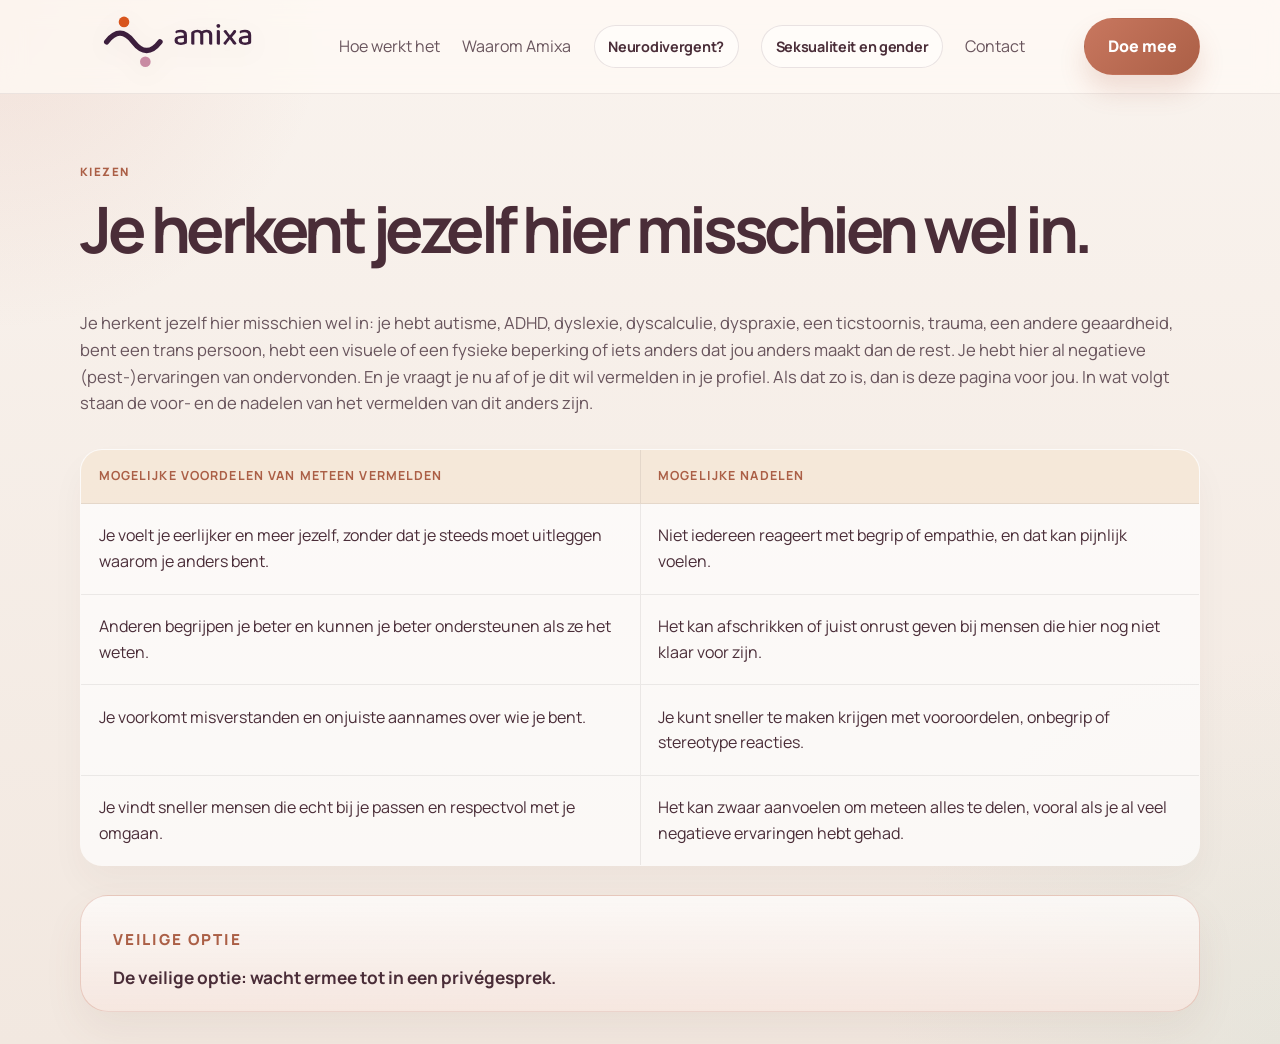
<file: kiezen.html>
<!DOCTYPE html>
<html lang="nl">
  <head>
    <meta charset="UTF-8" />
    <meta name="viewport" content="width=device-width, initial-scale=1.0" />
    <title>Kiezen | Amixa</title>
    <link rel="preconnect" href="https://fonts.googleapis.com" />
    <link rel="preconnect" href="https://fonts.gstatic.com" crossorigin />
    <link
      href="https://fonts.googleapis.com/css2?family=Manrope:wght@400;500;600;700;800&display=swap"
      rel="stylesheet"
    />
    <link rel="icon" type="image/svg+xml" href="favicon.svg" />
    <link rel="stylesheet" href="styles.css" />
  </head>
  <body>
    <header class="site-header">
      <div class="container nav-wrap">
        <a href="index.html#top" class="brand" aria-label="Amixa home">
          <img src="amixa_logo_transparent.svg" alt="Amixa logo" class="brand-logo" />
        </a>

        <button class="nav-toggle" aria-label="Toggle navigation" aria-expanded="false">
          <span></span>
          <span></span>
          <span></span>
        </button>

        <nav class="site-nav" aria-label="Hoofdnavigatie">
          <a href="index.html#hoe-werkt-het">Hoe werkt het</a>
          <a href="index.html#waarom-amixa">Waarom Amixa</a>
          <a href="neurodivergent.html" class="header-pill" aria-label="Neurodivergent?">Neurodivergent?</a>
          <a href="sexualiteit-gender.html" class="header-pill" aria-label="Seksualiteit en gender">Seksualiteit en gender</a>
          <a href="index.html#contact">Contact</a>
        </nav>

        <a href="index.html#join" class="button button-primary nav-button">Doe mee</a>
      </div>
    </header>

    <main class="page-main">
      <section class="page-hero">
        <div class="container page-hero-inner">
          <div class="page-title-wrap">
            <span class="eyebrow">Kiezen</span>
            <h1>Je herkent jezelf hier misschien wel in.</h1>
          </div>
        </div>
      </section>

      <section class="info-section">
        <div class="container narrow-copy">
          <p>
            Je herkent jezelf hier misschien wel in: je hebt autisme, ADHD, dyslexie,
            dyscalculie, dyspraxie, een ticstoornis, trauma, een andere geaardheid, bent
            een trans persoon, hebt een visuele of een fysieke beperking of iets anders dat
            jou anders maakt dan de rest. Je hebt hier al negatieve (pest-)ervaringen van
            ondervonden. En je vraagt je nu af of je dit wil vermelden in je profiel. Als
            dat zo is, dan is deze pagina voor jou. In wat volgt staan de voor- en de
            nadelen van het vermelden van dit anders zijn.
          </p>

          <table class="compare-table" aria-label="Mogelijke voordelen en nadelen van meteen vermelden">
            <thead>
              <tr>
                <th scope="col">Mogelijke voordelen van meteen vermelden</th>
                <th scope="col">Mogelijke nadelen</th>
              </tr>
            </thead>
            <tbody>
              <tr>
                <td>Je voelt je eerlijker en meer jezelf, zonder dat je steeds moet uitleggen waarom je anders bent.</td>
                <td>Niet iedereen reageert met begrip of empathie, en dat kan pijnlijk voelen.</td>
              </tr>
              <tr>
                <td>Anderen begrijpen je beter en kunnen je beter ondersteunen als ze het weten.</td>
                <td>Het kan afschrikken of juist onrust geven bij mensen die hier nog niet klaar voor zijn.</td>
              </tr>
              <tr>
                <td>Je voorkomt misverstanden en onjuiste aannames over wie je bent.</td>
                <td>Je kunt sneller te maken krijgen met vooroordelen, onbegrip of stereotype reacties.</td>
              </tr>
              <tr>
                <td>Je vindt sneller mensen die echt bij je passen en respectvol met je omgaan.</td>
                <td>Het kan zwaar aanvoelen om meteen alles te delen, vooral als je al veel negatieve ervaringen hebt gehad.</td>
              </tr>
            </tbody>
          </table>

          <div class="takeaway-callout safe-callout" aria-label="Veilige optie">
            <p class="takeaway-subtitle">Veilige optie</p>
            <p>De veilige optie: wacht ermee tot in een privégesprek.</p>
          </div>
        </div>
      </section>
    </main>
  </body>
</html>
</file>
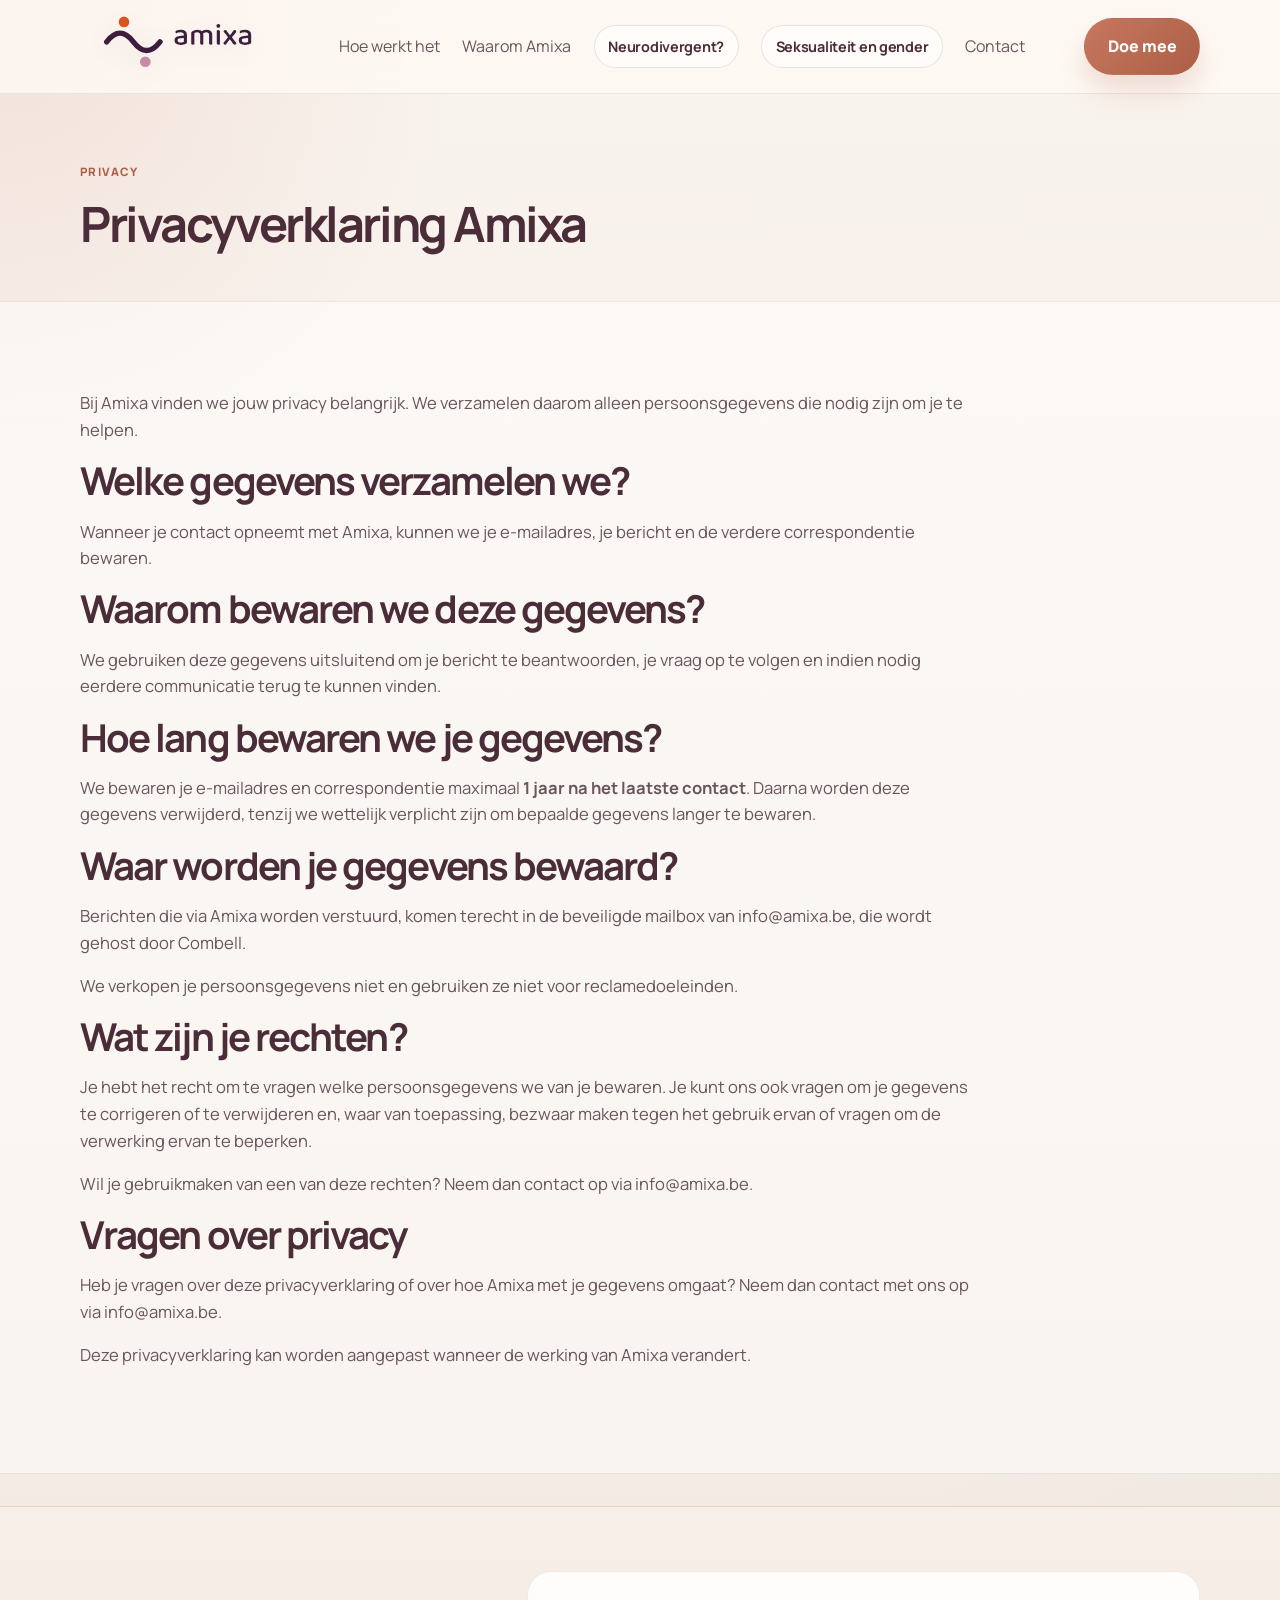
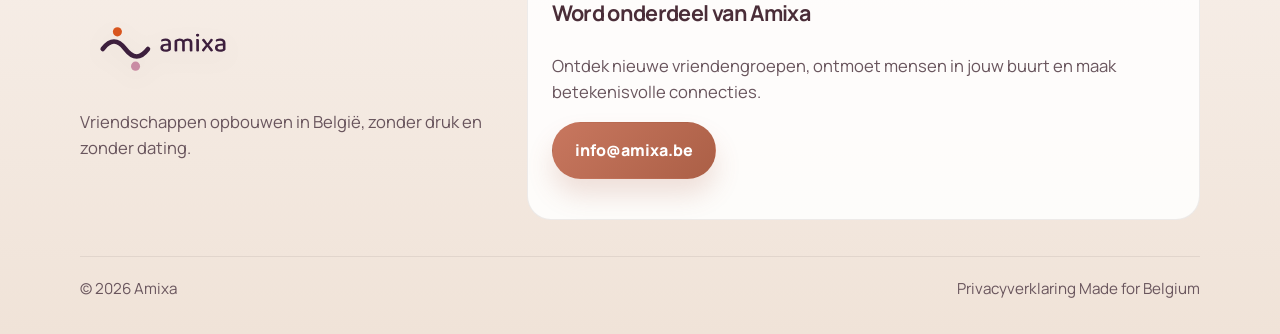
<file: privacyverklaring.html>
<!DOCTYPE html>
<html lang="nl">
  <head>
    <meta charset="UTF-8" />
    <meta name="viewport" content="width=device-width, initial-scale=1.0" />
    <meta
      name="description"
      content="Privacyverklaring van Amixa — informatie over welke gegevens we verzamelen en hoe we die gebruiken."
    />
    <title>Privacyverklaring | Amixa</title>
    <link rel="preconnect" href="https://fonts.googleapis.com" />
    <link rel="preconnect" href="https://fonts.gstatic.com" crossorigin />
    <link
      href="https://fonts.googleapis.com/css2?family=Manrope:wght@400;500;600;700;800&display=swap"
      rel="stylesheet"
    />
    <link rel="icon" type="image/svg+xml" href="favicon.svg" />
    <link rel="stylesheet" href="styles.css" />
  </head>
  <body>
    <header class="site-header">
      <div class="container nav-wrap">
        <a href="index.html#top" class="brand" aria-label="Amixa home">
          <img src="amixa_logo_transparent.svg" alt="Amixa logo" class="brand-logo" />
        </a>

        <button class="nav-toggle" aria-label="Toggle navigation" aria-expanded="false">
          <span></span>
          <span></span>
          <span></span>
        </button>

        <nav class="site-nav" aria-label="Hoofdnavigatie">
          <a href="index.html#hoe-werkt-het">Hoe werkt het</a>
          <a href="index.html#waarom-amixa">Waarom Amixa</a>
          <a href="neurodivergent.html" class="header-pill">Neurodivergent?</a>
          <a href="sexualiteit-gender.html" class="header-pill">Seksualiteit en gender</a>
          <a href="index.html#contact">Contact</a>
        </nav>

        <a href="index.html#join" class="button button-primary nav-button">Doe mee</a>
      </div>
    </header>

    <main class="page-main">
      <section class="page-hero">
        <div class="container page-hero-inner">
          <div class="page-title-wrap neuro-title-wrap">
            <span class="eyebrow">Privacy</span>
            <h1>Privacyverklaring Amixa</h1>
          </div>
        </div>
      </section>

      <section class="section alt-bg">
        <div class="container">
          <div class="feature-copy" style="max-width: 900px;">
            <p>Bij Amixa vinden we jouw privacy belangrijk. We verzamelen daarom alleen persoonsgegevens die nodig zijn om je te helpen.</p>

            <h2>Welke gegevens verzamelen we?</h2>
            <p>Wanneer je contact opneemt met Amixa, kunnen we je e-mailadres, je bericht en de verdere correspondentie bewaren.</p>

            <h2>Waarom bewaren we deze gegevens?</h2>
            <p>We gebruiken deze gegevens uitsluitend om je bericht te beantwoorden, je vraag op te volgen en indien nodig eerdere communicatie terug te kunnen vinden.</p>

            <h2>Hoe lang bewaren we je gegevens?</h2>
            <p>We bewaren je e-mailadres en correspondentie maximaal <strong>1 jaar na het laatste contact</strong>. Daarna worden deze gegevens verwijderd, tenzij we wettelijk verplicht zijn om bepaalde gegevens langer te bewaren.</p>

            <h2>Waar worden je gegevens bewaard?</h2>
            <p>Berichten die via Amixa worden verstuurd, komen terecht in de beveiligde mailbox van <a href="mailto:info@amixa.be">info@amixa.be</a>, die wordt gehost door Combell.</p>
            <p>We verkopen je persoonsgegevens niet en gebruiken ze niet voor reclamedoeleinden.</p>

            <h2>Wat zijn je rechten?</h2>
            <p>Je hebt het recht om te vragen welke persoonsgegevens we van je bewaren. Je kunt ons ook vragen om je gegevens te corrigeren of te verwijderen en, waar van toepassing, bezwaar maken tegen het gebruik ervan of vragen om de verwerking ervan te beperken.</p>
            <p>Wil je gebruikmaken van een van deze rechten? Neem dan contact op via <a href="mailto:info@amixa.be">info@amixa.be</a>.</p>

            <h2>Vragen over privacy</h2>
            <p>Heb je vragen over deze privacyverklaring of over hoe Amixa met je gegevens omgaat? Neem dan contact met ons op via <a href="mailto:info@amixa.be">info@amixa.be</a>.</p>

            <p>Deze privacyverklaring kan worden aangepast wanneer de werking van Amixa verandert.</p>
          </div>
        </div>
      </section>
    </main>

    <footer class="site-footer">
      <div class="container footer-wrap">
        <div>
          <a href="index.html#top" class="brand footer-brand" aria-label="Amixa home">
            <img src="amixa_logo_transparent.svg" alt="Amixa logo" class="brand-logo" />
          </a>
          <p>Vriendschappen opbouwen in België, zonder druk en zonder dating.</p>
        </div>

        <div class="cta-box">
          <h3>Word onderdeel van Amixa</h3>
          <p>Ontdek nieuwe vriendengroepen, ontmoet mensen in jouw buurt en maak betekenisvolle connecties.</p>
          <a href="mailto:info@amixa.be" class="button button-primary">info@amixa.be</a>
        </div>
      </div>

      <div class="container bottom-bar">
        <span>© <span id="year"></span> Amixa</span>
        <div class="footer-meta-links">
          <a href="privacyverklaring.html">Privacyverklaring</a>
          <span>Made for Belgium</span>
        </div>
      </div>
    </footer>

    <script src="script.js"></script>
  </body>
</html>
</file>
<file: styles.css>
:root {
  --bg: #f7efe8;
  --bg-soft: #f1e4dc;
  --panel: #fffdfb;
  --panel-strong: #f5e7df;
  --card: #fffaf6;
  --text: #4a2d38;
  --muted: #69555d;
  --primary: #c8775f;
  --primary-deep: #ab5f46;
  --secondary: #b4d3c5;
  --secondary-deep: #7ea898;
  --gold: #e9c59f;
  --line: rgba(42, 32, 29, 0.08);
  --shadow: rgba(72, 45, 31, 0.08);
  --peach: #f7e2d5;
  --mint: #edf7f1;
  --rose: #f0d7ce;
}

* {
  box-sizing: border-box;
}

html {
  scroll-behavior: smooth;
}

body {
  margin: 0;
  font-family: "Manrope", sans-serif;
  background:
    radial-gradient(circle at top left, rgba(200, 119, 95, 0.14), transparent 20%),
    radial-gradient(circle at bottom right, rgba(180, 211, 197, 0.18), transparent 24%),
    linear-gradient(180deg, #f9f3ee 0%, #f2e8e0 100%);
  color: var(--text);
  line-height: 1.6;
}

body.high-contrast {
  background: #ffef80 !important;
  color: #000 !important;
}

body.high-contrast * {
  color: #000 !important;
}

body.high-contrast p,
body.high-contrast span,
body.high-contrast li,
body.high-contrast label,
body.high-contrast input,
body.high-contrast textarea,
body.high-contrast .site-nav a,
body.high-contrast .bottom-bar,
body.high-contrast .cta-box p,
body.high-contrast .nav-button,
body.high-contrast .hero-metrics span,
body.high-contrast .region-card span,
body.high-contrast .testimonial-card footer span,
body.high-contrast .section-heading .eyebrow {
  font-size: 1.05rem !important;
  line-height: 1.6 !important;
}

body.high-contrast h1 {
  font-size: clamp(3.2rem, 7vw, 6rem) !important;
  line-height: 0.95 !important;
  letter-spacing: -0.06em !important;
}

body.high-contrast h2 {
  font-size: clamp(2.3rem, 4vw, 3.8rem) !important;
  line-height: 1.05 !important;
  letter-spacing: -0.05em !important;
}

body.high-contrast h3,
body.high-contrast .brand,
body.high-contrast .button,
body.high-contrast .hero-metrics strong,
body.high-contrast .region-card strong,
body.high-contrast .testimonial-card strong {
  font-size: 1.3em !important;
  line-height: 1.2 !important;
}

body.high-contrast .site-header,
body.high-contrast .site-footer,
body.high-contrast .alt-bg,
body.high-contrast .info-card,
body.high-contrast .testimonial-card,
body.high-contrast .region-card,
body.high-contrast .signup-panel,
body.high-contrast .cta-box,
body.high-contrast .panel-card,
body.high-contrast .empty-panel,
body.high-contrast .metric-box,
body.high-contrast .panel-body {
  background: #fff6b0 !important;
}

body.high-contrast .button-primary {
  background: #000 !important;
  color: #ffef80 !important;
  border-color: #000 !important;
}

body.high-contrast .button-secondary {
  background: #ffef80 !important;
  color: #000 !important;
  border-color: #000 !important;
}

body.high-contrast .hero-photo-card,
body.high-contrast .floating-badge,
body.high-contrast .brand-logo {
  filter: none !important;
}

h1,
h2,
h3,
.brand,
.site-nav,
.button,
.hero-metrics strong,
.region-card strong,
.testimonial-card strong,
.section-heading,
.feature-copy,
.check-list li,
.plain-copy,
.footer-brand,
.bottom-bar {
  color: var(--text);
}

a {
  color: inherit;
  text-decoration: none;
}

img {
  max-width: 100%;
  display: block;
}

button {
  font: inherit;
}

.container {
  width: min(1120px, calc(100% - 2rem));
  margin: 0 auto;
}

.section {
  padding: 5.5rem 0;
}

.alt-bg {
  background: rgba(255, 255, 255, 0.45);
  border-block: 1px solid var(--line);
}

.eyebrow {
  display: inline-block;
  margin-bottom: 1rem;
  font-size: 0.72rem;
  letter-spacing: 0.12em;
  text-transform: uppercase;
  color: var(--primary-deep);
  font-weight: 800;
}

h1, h2, h3, p {
  margin-top: 0;
}

h1 {
  font-size: clamp(2.8rem, 5vw, 5rem);
  line-height: 0.96;
  letter-spacing: -0.07em;
  margin-bottom: 1.2rem;
}

h2 {
  font-size: clamp(2rem, 3vw, 3.2rem);
  line-height: 1.1;
  letter-spacing: -0.05em;
  margin-bottom: 1rem;
}

h3 {
  font-size: 1.35rem;
  letter-spacing: -0.03em;
}

p {
  color: var(--muted);
  font-size: 1.04rem;
}

.site-header {
  position: sticky;
  top: 0;
  z-index: 20;
  background: rgba(255, 250, 245, 0.75);
  backdrop-filter: blur(12px);
  border-bottom: 1px solid var(--line);
}

.nav-wrap {
  display: flex;
  align-items: center;
  justify-content: space-between;
  min-height: 80px;
  gap: 1rem;
}

.site-nav .header-pill {
  border: 1px solid rgba(74, 45, 56, 0.12);
  background: rgba(255, 255, 255, 0.55);
  color: var(--text);
  border-radius: 999px;
  padding: 0.55rem 0.85rem;
  font-weight: 700;
  font-size: 0.9rem;
  letter-spacing: -0.02em;
  cursor: pointer;
}

.brand {
  display: inline-flex;
  align-items: center;
  gap: 0.7rem;
  font-weight: 800;
  letter-spacing: -0.05em;
  font-size: 1.2rem;
}

.brand-logo {
  display: block;
  width: 200px;
  max-width: 100%;
  height: auto;
  object-fit: contain;
  filter: drop-shadow(0 6px 12px rgba(42, 32, 29, 0.06));
}

.footer-brand .brand-logo {
  width: 200px;
}

.brand-mark {
  display: inline-grid;
  place-items: center;
  width: 34px;
  height: 34px;
  border-radius: 12px;
  background: linear-gradient(135deg, var(--primary), var(--gold));
  color: #ffffff;
  font-weight: 900;
  box-shadow: 0 10px 18px rgba(255, 141, 109, 0.25);
}

.site-nav {
  display: inline-flex;
  align-items: center;
  gap: 1.4rem;
  color: var(--muted);
}

.site-nav a {
  transition: color 0.2s ease;
}

.site-nav a:hover,
.site-nav a:focus-visible {
  color: var(--text);
}

.nav-toggle {
  display: none;
  width: 46px;
  height: 46px;
  border-radius: 12px;
  background: rgba(255, 255, 255, 0.9);
  border: 1px solid var(--line);
  padding: 0.7rem 0.6rem;
}

.nav-toggle span {
  display: block;
  width: 100%;
  height: 2px;
  background: var(--text);
  margin: 5px 0;
  border-radius: 2px;
}

.button {
  display: inline-flex;
  justify-content: center;
  align-items: center;
  border-radius: 999px;
  padding: 0.92rem 1.4rem;
  font-weight: 800;
  transition: transform 0.2s ease, box-shadow 0.2s ease;
  border: 1px solid transparent;
}

.button:hover,
.button:focus-visible {
  transform: translateY(-1px);
}

.button-primary {
  background: linear-gradient(135deg, var(--primary), var(--primary-deep));
  color: #fff;
  box-shadow: 0 16px 26px rgba(171, 95, 70, 0.18);
}

.button-secondary {
  background: rgba(255, 255, 255, 0.72);
  border-color: rgba(42, 32, 29, 0.08);
  color: var(--text);
}

.hero {
  padding: 4.4rem 0 3.5rem;
}

.hero-grid {
  display: grid;
  grid-template-columns: 1.05fr 0.95fr;
  align-items: center;
  gap: 2.5rem;
}

.hero-copy p {
  max-width: 34rem;
  font-size: 1.05rem;
}

.hero-actions {
  display: flex;
  flex-wrap: wrap;
  gap: 1rem;
  margin: 2rem 0;
}

.hero-metrics {
  display: flex;
  flex-wrap: wrap;
  gap: 1.6rem;
  margin-top: 1.25rem;
}

.hero-metrics div {
  display: flex;
  flex-direction: column;
  gap: 0.2rem;
}

.hero-metrics strong {
  font-size: 1.6rem;
  letter-spacing: -0.04em;
}

.hero-metrics span {
  color: var(--muted);
}

.hero-visual {
  display: flex;
  justify-content: center;
}

.hero-photo-card {
  position: relative;
  width: min(100%, 500px);
  border-radius: 32px;
  overflow: hidden;
  border: 1px solid rgba(42, 32, 29, 0.08);
  background: var(--panel);
  box-shadow: 0 22px 56px rgba(96, 65, 50, 0.12);
}

.hero-photo-card img {
  display: block;
  width: 100%;
  height: 720px;
  object-fit: cover;
  object-position: center;
}

.floating-badge {
  position: absolute;
  display: flex;
  flex-direction: column;
  gap: 0.2rem;
  background: rgba(255, 255, 255, 0.76);
  backdrop-filter: blur(6px);
  border: 1px solid rgba(42, 32, 29, 0.06);
  border-radius: 16px;
  padding: 0.7rem 0.9rem;
  box-shadow: 0 12px 28px rgba(41, 31, 28, 0.08);
}

.floating-badge span {
  color: var(--muted);
  font-size: 0.7rem;
  text-transform: uppercase;
  letter-spacing: 0.08em;
}

.floating-badge strong {
  font-size: 1.2rem;
  letter-spacing: -0.05em;
}

.top-left {
  top: 1rem;
  left: 1rem;
}

.bottom-right {
  right: 1rem;
  bottom: 1rem;
}

.cta-card span {
  color: rgba(255, 255, 255, 0.8);
}

.section-heading {
  margin-bottom: 2.5rem;
}

.section-heading.narrow {
  max-width: 620px;
}

.cards-grid {
  display: grid;
  gap: 1.5rem;
}

.three-col {
  grid-template-columns: repeat(3, minmax(0, 1fr));
}

.info-card,
.testimonial-card,
.region-card {
  background: rgba(255, 255, 255, 0.74);
  border: 1px solid rgba(42, 32, 29, 0.06);
  border-radius: 24px;
  padding: 1.5rem;
  box-shadow: 0 16px 30px rgba(72, 45, 31, 0.04);
}

.icon {
  display: inline-grid;
  place-items: center;
  width: 46px;
  height: 46px;
  border-radius: 14px;
  margin-bottom: 1rem;
  background: var(--peach);
  color: var(--primary-deep);
  font-weight: 800;
}

.split-grid {
  display: grid;
  grid-template-columns: 1fr 1fr;
  align-items: center;
  gap: 2rem;
}

.check-list {
  list-style: none;
  padding: 0;
  margin: 2rem 0 0;
  display: grid;
  gap: 0.9rem;
}

.check-list li {
  position: relative;
  padding-left: 2.2rem;
  color: var(--text);
  font-size: clamp(1.05rem, 1.4vw, 1.5rem);
  line-height: 1.5;
  letter-spacing: -0.02em;
  font-weight: 400;
}

.check-list li::before {
  content: "✓";
  position: absolute;
  left: 0;
  top: 0.12em;
  color: var(--primary-deep);
  font-weight: 800;
  font-size: 1em;
}

.takeaway-callout {
  background: linear-gradient(180deg, rgba(255, 255, 255, 0.7), rgba(246, 230, 223, 0.8));
  border: 1px solid rgba(190, 106, 82, 0.26);
  border-radius: 28px;
  padding: 2rem 2rem 1.25rem;
  box-shadow: 0 18px 38px rgba(133, 92, 79, 0.08);
}

.takeaway-callout .section-heading {
  margin-bottom: 1.25rem;
}

.takeaway-callout .section-heading h2 {
  margin-bottom: 0;
  font-size: clamp(1.8rem, 2.2vw, 2.8rem);
  line-height: 1.08;
}

.takeaway-callout .eyebrow {
  background: rgba(255, 255, 255, 0.5);
  border: 1px solid rgba(190, 106, 82, 0.18);
  border-radius: 999px;
  padding: 0.45rem 0.8rem;
  margin-bottom: 0.8rem;
}

.takeaway-subtitle {
  margin: 0 0 0.7rem;
  color: var(--primary-deep);
  font-size: 0.95rem;
  font-weight: 800;
  letter-spacing: 0.12em;
  text-transform: uppercase;
}

.safe-callout {
  margin-top: 1.8rem;
}

.safe-callout p:last-child {
  margin-bottom: 0;
  color: var(--text);
  font-size: 1.08rem;
  font-weight: 700;
}

.feature-panel {
  display: flex;
  justify-content: center;
}

.panel-card {
  width: min(100%, 470px);
  background: linear-gradient(180deg, rgba(255, 255, 255, 0.96), rgba(255, 245, 239, 0.92));
  border: 1px solid var(--line);
  border-radius: 28px;
  overflow: hidden;
  box-shadow: 0 20px 60px rgba(70, 48, 31, 0.08);
}

.panel-header {
  display: flex;
  gap: 0.5rem;
  padding: 1rem 1.1rem;
  border-bottom: 1px solid var(--line);
  background: rgba(255, 255, 255, 0.7);
}

.dot {
  width: 12px;
  height: 12px;
  border-radius: 50%;
  display: inline-block;
}

.dot.coral { background: var(--primary); }
.dot.gold { background: var(--gold); }
.dot.mint { background: var(--secondary); }

.panel-body {
  padding: 1.5rem;
}

.empty-panel {
  min-height: 250px;
  display: flex;
  align-items: center;
  justify-content: center;
  background: linear-gradient(180deg, rgba(255, 255, 255, 0.5), rgba(247, 239, 232, 0.6));
}

.quote-rotator-wrap {
  min-height: 320px;
  background: linear-gradient(180deg, rgba(255, 255, 255, 0.5), rgba(247, 239, 232, 0.6));
}

.quote-rotator {
  position: relative;
  height: 100%;
}

.quote-rotator__slide {
  display: none;
  height: 100%;
  background: rgba(255, 255, 255, 0.5);
}

.quote-rotator__slide.is-active {
  display: block;
}

.quote-rotator__slide img {
  width: 100%;
  height: 230px;
  object-fit: cover;
  display: block;
}

.movie-screen,
.escape-sign {
  width: 100%;
  height: 230px;
  display: flex;
  align-items: center;
  justify-content: center;
  position: relative;
  overflow: hidden;
}

.movie-screen {
  background: linear-gradient(180deg, #1c1e2f 0%, #0f1220 100%);
  border: 6px solid #f4d6b5;
}

.movie-screen::before {
  content: "";
  position: absolute;
  inset: 18px 18px 18px 18px;
  border-radius: 12px;
  background: linear-gradient(180deg, rgba(255, 255, 255, 0.08), rgba(255, 255, 255, 0.02));
}

.movie-screen span,
.escape-sign span {
  position: relative;
  z-index: 1;
  font-weight: 800;
  letter-spacing: -0.04em;
}

.movie-screen span {
  color: #f7efe8;
  font-size: clamp(2rem, 4vw, 2.5rem);
}

.escape-sign {
  background: linear-gradient(135deg, #f7e2d5 0%, #f5d7b7 50%, #e9d5a4 100%);
  border: 4px solid rgba(74, 45, 56, 0.15);
}

.escape-sign span {
  color: var(--text);
  font-size: clamp(1.8rem, 3vw, 2.4rem);
}

.quote-rotator__content {
  padding: 1rem 1rem 0.2rem;
}

.plain-copy {
  margin: 0;
  text-align: center;
  font-size: 1.02rem;
  color: var(--text);
}

.rotator-caption {
  display: block;
  margin-top: 0.7rem;
  text-align: center;
  font-size: 0.72rem;
  letter-spacing: 0.12em;
  text-transform: uppercase;
  color: var(--primary-deep);
  font-weight: 800;
}

.metric-grid {
  display: grid;
  grid-template-columns: repeat(2, minmax(0, 1fr));
  gap: 0.8rem;
  margin-bottom: 1.2rem;
}

.metric-box {
  background: var(--card);
  border: 1px solid var(--line);
  border-radius: 16px;
  padding: 0.9rem 0.8rem;
}

.metric-box small {
  display: block;
  color: var(--muted);
}

.metric-box strong {
  font-size: 1.6rem;
  letter-spacing: -0.05em;
}

.insight-box {
  background: linear-gradient(135deg, rgba(255, 141, 109, 0.1), rgba(154, 213, 196, 0.15));
  border: 1px solid rgba(255, 141, 109, 0.18);
  border-radius: 18px;
  padding: 0.9rem 1rem;
  margin-bottom: 1.3rem;
}

.insight-box span {
  display: block;
  color: var(--muted);
  margin-bottom: 0.2rem;
}

.bars {
  display: grid;
  gap: 1rem;
}

.bar-group label {
  display: inline-block;
  color: var(--muted);
  margin-bottom: 0.5rem;
}

.progress {
  position: relative;
  width: 100%;
  height: 12px;
  border-radius: 999px;
  background: rgba(31, 29, 27, 0.07);
  overflow: hidden;
}

.progress span {
  position: absolute;
  inset: 0 auto 0 0;
  border-radius: inherit;
  background: linear-gradient(90deg, var(--primary), var(--secondary-deep));
}

.regions-grid {
  display: grid;
  grid-template-columns: repeat(6, minmax(0, 1fr));
  gap: 1rem;
}

.region-card {
  display: flex;
  flex-direction: column;
  gap: 0.35rem;
  min-height: 120px;
  justify-content: center;
  text-align: center;
}

.region-card span {
  color: var(--muted);
}

.region-card strong {
  font-size: 1.7rem;
  letter-spacing: -0.05em;
}

.testimonial-grid {
  grid-template-columns: repeat(3, minmax(0, 1fr));
}

.testimonial-card {
  margin: 0;
  display: flex;
  flex-direction: column;
  justify-content: space-between;
  gap: 2rem;
}

.testimonial-card footer {
  display: flex;
  flex-direction: column;
  gap: 0.15rem;
  color: var(--muted);
}

.site-footer {
  background: linear-gradient(180deg, #f7efe9 0%, #f0e3d8 100%);
  border-top: 1px solid var(--line);
  padding: 4rem 0 2rem;
}

.footer-wrap {
  display: flex;
  justify-content: space-between;
  align-items: center;
  gap: 2rem;
}

.footer-brand {
  margin-bottom: 1rem;
}

.footer-brand .brand-logo {
  width: 170px;
}

.cta-box {
  min-width: min(100%, 430px);
  background: rgba(255, 255, 255, 0.85);
  border: 1px solid var(--line);
  border-radius: 24px;
  padding: 1.5rem;
}

.cta-box .button {
  display: inline-block;
  margin-bottom: 1rem;
}

.page-main {
  padding-bottom: 2rem;
}

.page-hero {
  padding: 4rem 0 2rem;
}

.page-hero-inner {
  display: grid;
  gap: 1.5rem;
}

.page-title-wrap {
  max-width: 940px;
}

.page-title-wrap h1 {
  white-space: nowrap;
}

.page-title-wrap p {
  max-width: 730px;
  font-size: 1.2rem;
}

.neuro-title-wrap h1 {
  white-space: normal;
  font-size: clamp(2.1rem, 3.8vw, 3.6rem);
  line-height: 1.08;
  letter-spacing: -0.05em;
  max-width: 860px;
}

.identity-split {
  display: grid;
  grid-template-columns: 0.95fr 1.05fr;
  gap: 1.5rem;
  align-items: stretch;
}

.explainer-three {
  display: grid;
  grid-template-columns: 1fr 1.1fr 1fr;
  gap: 1.5rem;
  align-items: stretch;
}

.explainer-visual {
  display: flex;
  align-items: stretch;
}

.explainer-visual-lower {
  align-self: end;
}

.identity-panel,
.portrait-panel,
.explainer-card {
  background: rgba(255, 255, 255, 0.82);
  border: 1px solid var(--line);
  border-radius: 28px;
  padding: 1.5rem;
  box-shadow: 0 18px 34px rgba(74, 45, 56, 0.04);
}

.explainer-card {
  display: flex;
  flex-direction: column;
  justify-content: flex-start;
}

.explainer-card h3 {
  margin-bottom: 0.8rem;
}

.compact-grid {
  margin-top: 1rem;
}

.left-align {
  margin-bottom: 1.25rem;
}

.compare-table {
  width: 100%;
  margin-top: 2rem;
  border-collapse: collapse;
  border: 1px solid var(--line);
  border-radius: 22px;
  overflow: hidden;
  background: rgba(255, 255, 255, 0.7);
  box-shadow: 0 18px 34px rgba(74, 45, 56, 0.04);
}

.compare-table th,
.compare-table td {
  width: 50%;
  vertical-align: top;
  padding: 1.2rem 1.1rem;
  border-bottom: 1px solid var(--line);
  color: var(--text);
}

.compare-table th {
  background: rgba(233, 197, 159, 0.35);
  text-align: left;
  font-size: 0.78rem;
  line-height: 1.2;
  letter-spacing: 0.09em;
  text-transform: uppercase;
  color: var(--primary-deep);
}

.compare-table td + td,
.compare-table th + th {
  border-left: 1px solid var(--line);
}

.compare-table tbody tr:last-child td {
  border-bottom: none;
}

@media (max-width: 700px) {
  .compare-table,
  .compare-table thead,
  .compare-table tbody,
  .compare-table th,
  .compare-table td,
  .compare-table tr {
    display: block;
    width: 100%;
  }

  .compare-table thead {
    display: none;
  }

  .compare-table tr {
    border-bottom: 1px solid var(--line);
  }

  .compare-table td {
    border-left: none !important;
    border-bottom: none;
    padding: 1rem 1rem 0.75rem;
  }

  .compare-table td:last-child {
    padding-bottom: 1rem;
  }
}

.gender-grid {
  display: grid;
  grid-template-columns: repeat(2, minmax(0, 1fr));
  gap: 1rem;
}

.term-badge {
  display: inline-flex;
  align-items: center;
  justify-content: center;
  margin-bottom: 0.9rem;
  padding: 0.45rem 0.8rem;
  border-radius: 999px;
  font-size: 0.72rem;
  font-weight: 800;
  letter-spacing: 0.08em;
  text-transform: uppercase;
}

.term-badge-seksualiteit {
  background: rgba(199, 164, 124, 0.2);
  color: #73532a;
}

.term-badge-geslacht {
  background: rgba(216, 110, 90, 0.18);
  color: #7d3f35;
}

.term-badge-gender {
  background: rgba(159, 118, 148, 0.14);
  color: var(--primary-deep);
}

.term-badge-cis {
  background: rgba(79, 120, 139, 0.12);
  color: var(--primary-deep);
}

.term-badge-trans {
  background: rgba(166, 99, 121, 0.14);
  color: var(--primary-deep);
}

.gender-row {
  display: flex;
  align-items: center;
  justify-content: center;
  gap: 0.75rem;
  margin: 0.5rem 0 1rem;
  flex-wrap: wrap;
}

.badge-card {
  position: relative;
}

.gender-item {
  min-height: 170px;
  display: flex;
  flex-direction: column;
  align-items: center;
  justify-content: center;
  gap: 0.7rem;
  background: linear-gradient(180deg, rgba(255, 255, 255, 0.9), rgba(242, 223, 229, 0.75));
  border: 1px solid rgba(90, 58, 76, 0.12);
  border-radius: 22px;
  padding: 1rem;
}

.gender-symbol {
  font-size: clamp(2.5rem, 4vw, 4rem);
  line-height: 1;
  color: var(--primary-deep);
  text-shadow: 0 8px 20px rgba(77, 48, 60, 0.08);
}

.gender-symbol-nonbinary {
  font-size: clamp(2.2rem, 3.4vw, 3.2rem);
}

.gender-label {
  font-weight: 700;
  color: var(--text);
}

.portrait-panel {
  display: flex;
  gap: 1rem;
  align-items: center;
  justify-content: center;
  background: transparent;
  border: none;
  border-radius: 0;
  padding: 0;
  box-shadow: none;
}

.portrait-card {
  position: relative;
  flex: 1 1 0;
  min-height: 280px;
  display: flex;
  align-items: center;
  justify-content: center;
  background: transparent;
  border: none;
  border-radius: 0;
  padding: 0;
  overflow: visible;
}

.portrait-card-single {
  max-width: 100%;
  width: 100%;
  min-height: 420px;
  overflow: hidden;
}

.photo-label {
  position: absolute;
  top: 1rem;
  left: 1rem;
  z-index: 3;
  display: inline-flex;
  align-items: center;
  justify-content: center;
  padding: 0.45rem 0.8rem;
  border-radius: 999px;
  background: rgba(255, 255, 255, 0.78);
  border: 1px solid rgba(74, 45, 56, 0.12);
  color: var(--primary-deep);
  font-size: 0.72rem;
  font-weight: 800;
  letter-spacing: 0.08em;
  text-transform: uppercase;
  backdrop-filter: blur(8px);
}

.second-portrait {
  background: linear-gradient(180deg, rgba(255, 255, 255, 0.9), rgba(242, 230, 236, 0.9));
}

.portrait-photo {
  width: 100%;
  max-width: 220px;
  height: 100%;
  min-height: 260px;
  object-fit: cover;
  display: block;
  border-radius: 18px;
  filter: saturate(0.95) contrast(1.05);
}

.portrait-photo-single {
  max-width: 100%;
  width: 100%;
  min-height: 420px;
  object-fit: cover;
  border-radius: 22px;
  display: block;
}

.cheek-mark {
  display: none;
}

.info-panel {
  background: rgba(255, 255, 255, 0.8);
  border: 1px solid var(--line);
  border-radius: 24px;
  padding: clamp(1.5rem, 2vw, 2.5rem);
  box-shadow: 0 16px 32px rgba(74, 45, 56, 0.04);
}

.info-grid {
  display: grid;
  grid-template-columns: repeat(3, minmax(0, 1fr));
  gap: 1rem;
  margin-top: 2rem;
}

.info-grid div {
  background: rgba(255, 255, 255, 0.7);
  border: 1px solid var(--line);
  border-radius: 18px;
  padding: 1rem;
}

.info-grid strong {
  display: block;
  font-size: 2rem;
  letter-spacing: -0.06em;
  margin-bottom: 0.3rem;
}

.info-grid span {
  color: var(--muted);
}

.type-grid {
  display: grid;
  grid-template-columns: repeat(2, minmax(0, 1fr));
  gap: 1.5rem;
}

.type-card {
  background: rgba(255, 255, 255, 0.8);
  border: 1px solid var(--line);
  border-radius: 24px;
  overflow: hidden;
  box-shadow: 0 18px 30px rgba(74, 45, 56, 0.04);
}

.type-card img {
  width: 100%;
  height: 220px;
  object-fit: cover;
}

.type-card-body {
  padding: 1.3rem 1.3rem 1.5rem;
}

.type-card-body h3 {
  margin-bottom: 0.7rem;
}

.reference-box {
  background: rgba(255, 255, 255, 0.82);
  border: 1px solid var(--line);
  border-radius: 24px;
  padding: 1.5rem;
}

.reference-list {
  margin: 0;
  padding-left: 1.2rem;
  display: grid;
  gap: 0.75rem;
  color: var(--text);
}

.reference-list li {
  color: var(--muted);
}

.dev-modal {
  position: fixed;
  inset: 0;
  background: rgba(42, 32, 29, 0.28);
  backdrop-filter: blur(8px);
  display: flex;
  align-items: center;
  justify-content: center;
  z-index: 60;
  padding: 1rem;
}

.dev-modal.hidden {
  display: none;
}

.dev-modal-card {
  width: min(100%, 560px);
  background: rgba(255, 255, 255, 0.96);
  border: 1px solid rgba(74, 45, 56, 0.12);
  border-radius: 28px;
  padding: clamp(1.5rem, 2vw, 2.2rem);
  box-shadow: 0 24px 60px rgba(59, 38, 29, 0.14);
}

.dev-modal-kicker {
  margin-bottom: 0.75rem;
  text-transform: uppercase;
  letter-spacing: 0.12em;
  font-size: 0.7rem;
  font-weight: 800;
  color: var(--primary-deep);
}

.dev-modal-card h2 {
  margin-bottom: 0.8rem;
  font-size: clamp(1.5rem, 2vw, 2.1rem);
  line-height: 1.15;
}

.dev-modal-card p {
  margin-bottom: 1.1rem;
  font-size: 1rem;
}

.waitlist-form {
  display: grid;
  gap: 0.75rem;
  margin-top: 1rem;
}

.waitlist-form label {
  font-size: 0.85rem;
  font-weight: 800;
  letter-spacing: 0.08em;
  text-transform: uppercase;
  color: var(--text);
}

.waitlist-form input {
  width: 100%;
  border: 1px solid rgba(74, 45, 56, 0.12);
  border-radius: 14px;
  padding: 0.9rem 1rem;
  font: inherit;
  color: var(--text);
  background: rgba(255, 255, 255, 0.9);
}

.waitlist-form input:focus {
  outline: 2px solid rgba(200, 119, 95, 0.22);
  border-color: rgba(171, 95, 70, 0.35);
}

.waitlist-success {
  min-height: 1.5rem;
  margin: 0.9rem 0 0;
  color: var(--secondary-deep);
  font-weight: 700;
}

.close-button {
  margin-top: 1rem;
}

.contrast-toggle {
  position: fixed;
  right: 1rem;
  bottom: 1rem;
  z-index: 40;
  width: 52px;
  height: 52px;
  border: 2px solid #4a2d38;
  border-radius: 50%;
  background: #fff;
  color: #4a2d38;
  font-size: 1.5rem;
  box-shadow: 0 12px 30px rgba(0, 0, 0, 0.12);
  cursor: pointer;
}

.checkbox-inline {
  display: inline-flex;
  align-items: center;
  gap: 0.8rem;
  width: fit-content;
  min-height: 3rem;
}

.checkbox-label {
  font-weight: 700;
  color: var(--text);
  font-size: 1.05rem;
}

.checkbox-inline input {
  width: 1.4rem;
  height: 1.4rem;
  accent-color: var(--primary-deep);
}

.signup-panel {
  background: rgba(255, 255, 255, 0.8);
  border: 1px solid var(--line);
  border-radius: 28px;
  padding: clamp(1.25rem, 2vw, 2rem);
  box-shadow: 0 18px 40px rgba(74, 45, 56, 0.05);
}

.signup-form {
  display: grid;
  gap: 1rem;
}

.form-row {
  display: grid;
  grid-template-columns: repeat(2, minmax(0, 1fr));
  gap: 1rem;
}

.signup-form label {
  display: grid;
  gap: 0.45rem;
  color: var(--text);
  font-weight: 700;
}

.signup-form span {
  color: var(--text);
}

.signup-form input,
.signup-form textarea {
  width: 100%;
  border: 1px solid rgba(74, 45, 56, 0.12);
  border-radius: 14px;
  background: rgba(255, 255, 255, 0.9);
  padding: 0.95rem 1rem;
  font: inherit;
  color: var(--text);
  resize: vertical;
}

.signup-form input:focus,
.signup-form textarea:focus {
  outline: 2px solid rgba(200, 119, 95, 0.22);
  border-color: rgba(171, 95, 70, 0.35);
}

.form-success {
  min-height: 1.5rem;
  margin: 0;
  color: var(--secondary-deep);
  font-weight: 700;
}

.form-note {
  margin: 0.35rem 0 0;
  color: var(--muted);
  font-size: 0.72rem;
  letter-spacing: 0.08em;
  text-transform: uppercase;
}

.form-note-link {
  color: var(--primary-deep);
  font-weight: 800;
  text-decoration: none;
}

.bottom-bar {
  display: flex;
  justify-content: space-between;
  gap: 1rem;
  margin-top: 2.25rem;
  padding-top: 1.25rem;
  border-top: 1px solid var(--line);
  color: var(--muted);
  font-size: 0.95rem;
}

@media (max-width: 960px) {
  .hero-grid,
  .split-grid,
  .three-col,
  .testimonial-grid {
    grid-template-columns: 1fr 1fr;
  }

  .hero-grid {
    grid-template-columns: 1fr;
  }

  .regions-grid {
    grid-template-columns: repeat(3, minmax(0, 1fr));
  }

  .footer-wrap {
    flex-direction: column;
    align-items: flex-start;
  }
}

@media (max-width: 700px) {
  .page-title-wrap h1 {
    white-space: normal;
  }

  .nav-toggle {
    display: inline-block;
  }

  .nav-button {
    display: none;
  }

  .site-nav {
    position: absolute;
    top: calc(100% + 0.5rem);
    left: 1rem;
    right: 1rem;
    display: none;
    flex-direction: column;
    align-items: flex-start;
    padding: 1rem 1.2rem;
    border-radius: 18px;
    border: 1px solid var(--line);
    background: rgba(255, 255, 255, 0.98);
    box-shadow: 0 18px 40px rgba(34, 20, 10, 0.08);
  }

  .site-nav.open {
    display: flex;
  }

  .identity-split,
  .explainer-three {
    grid-template-columns: 1fr;
  }

  .portrait-panel {
    flex-direction: column;
  }

  .three-col,
  .testimonial-grid,
  .split-grid,
  .regions-grid {
    grid-template-columns: 1fr;
  }

  .section {
    padding: 4.5rem 0;
  }

  .hero {
    padding-top: 3.5rem;
  }

  .hero-metrics {
    gap: 1rem 1.8rem;
  }
}
</file>
